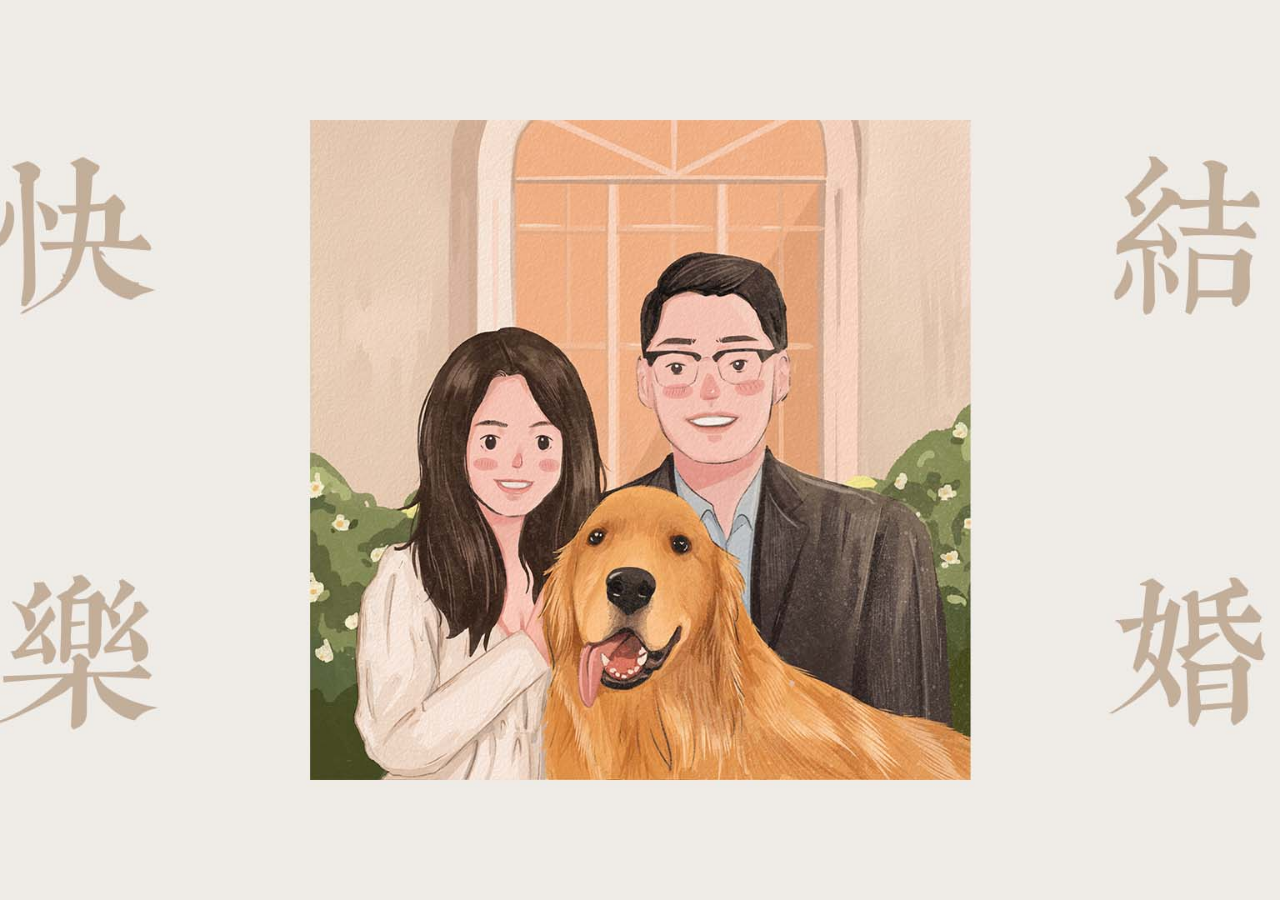
<file: peng/index.html>
<!DOCTYPE html>
<html lang="en">

<head>
    <meta charset="UTF-8">
    <meta http-equiv="X-UA-Compatible" content="IE=edge">
    <meta name="viewport" content="width=device-width, initial-scale=1.0">
    <link rel="stylesheet" href="index.css">
    <title>Document</title>
</head>

<body>

</body>

</html>
</file>
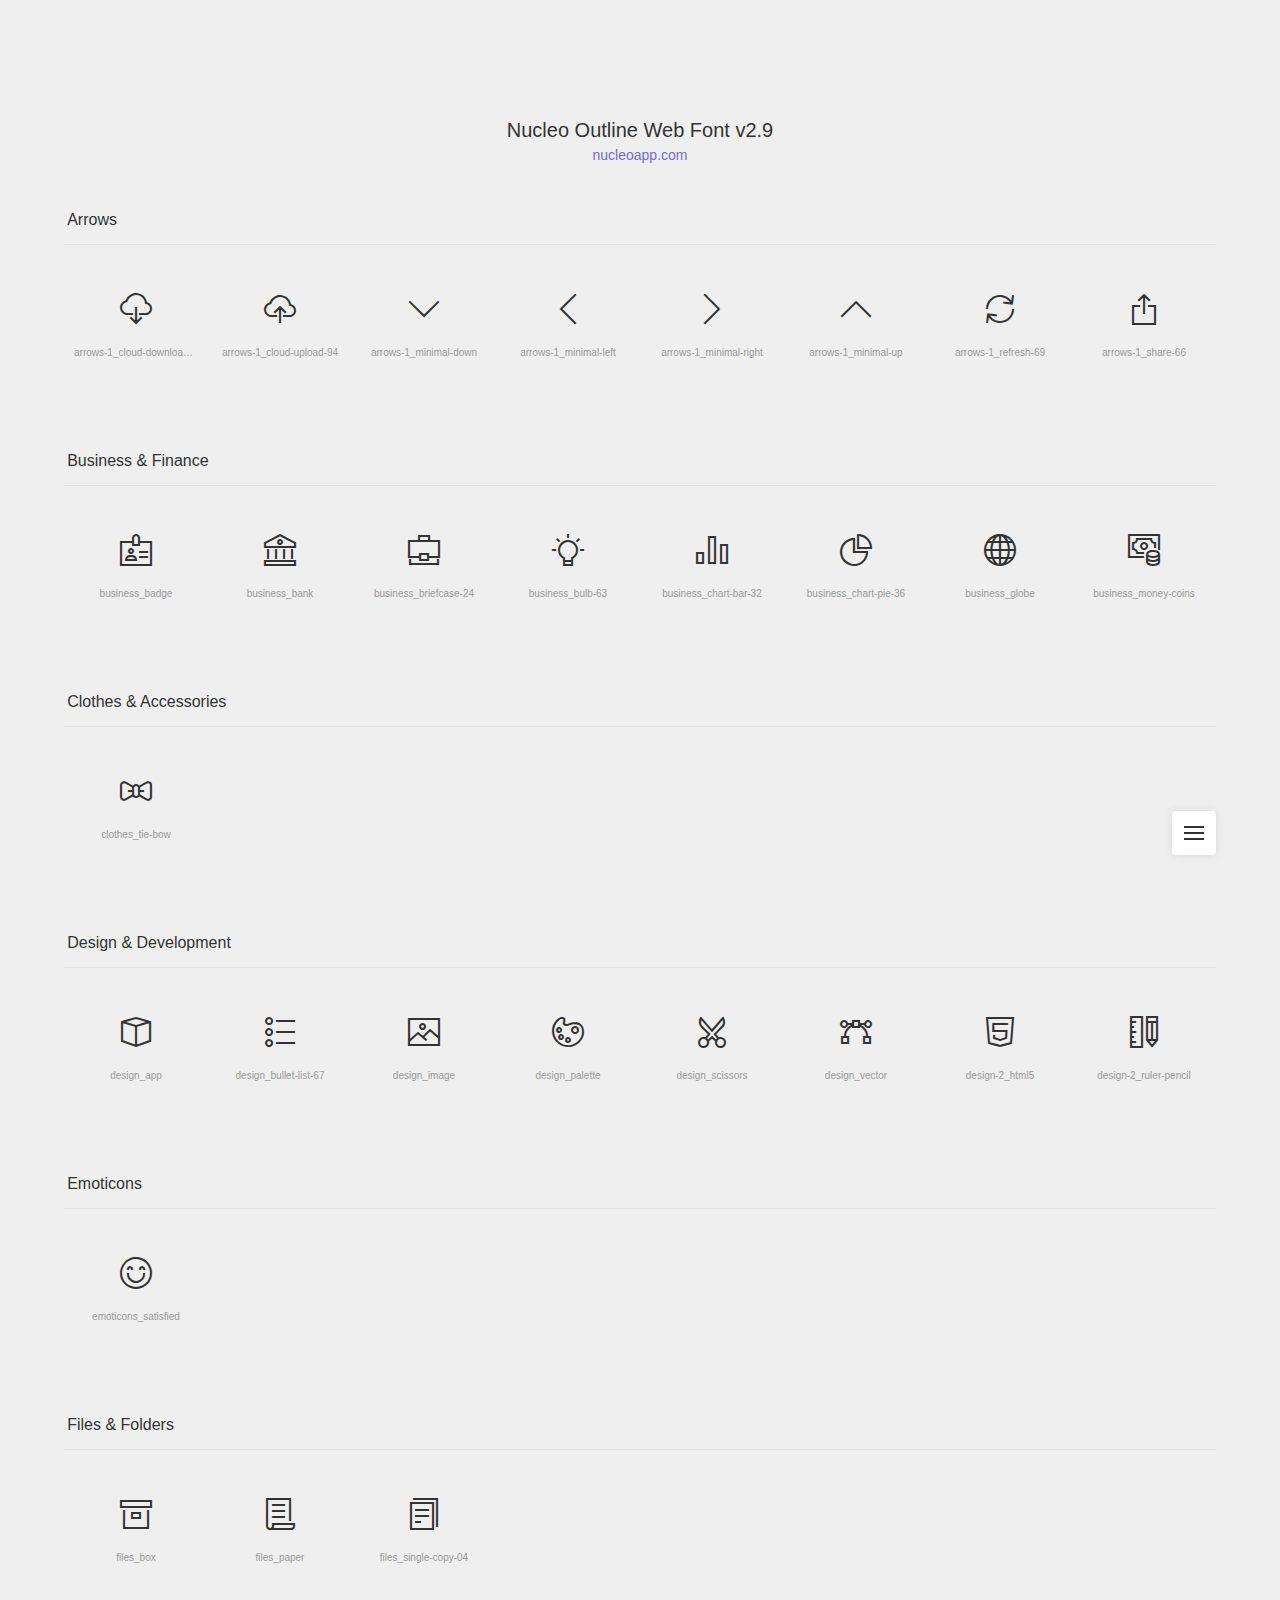
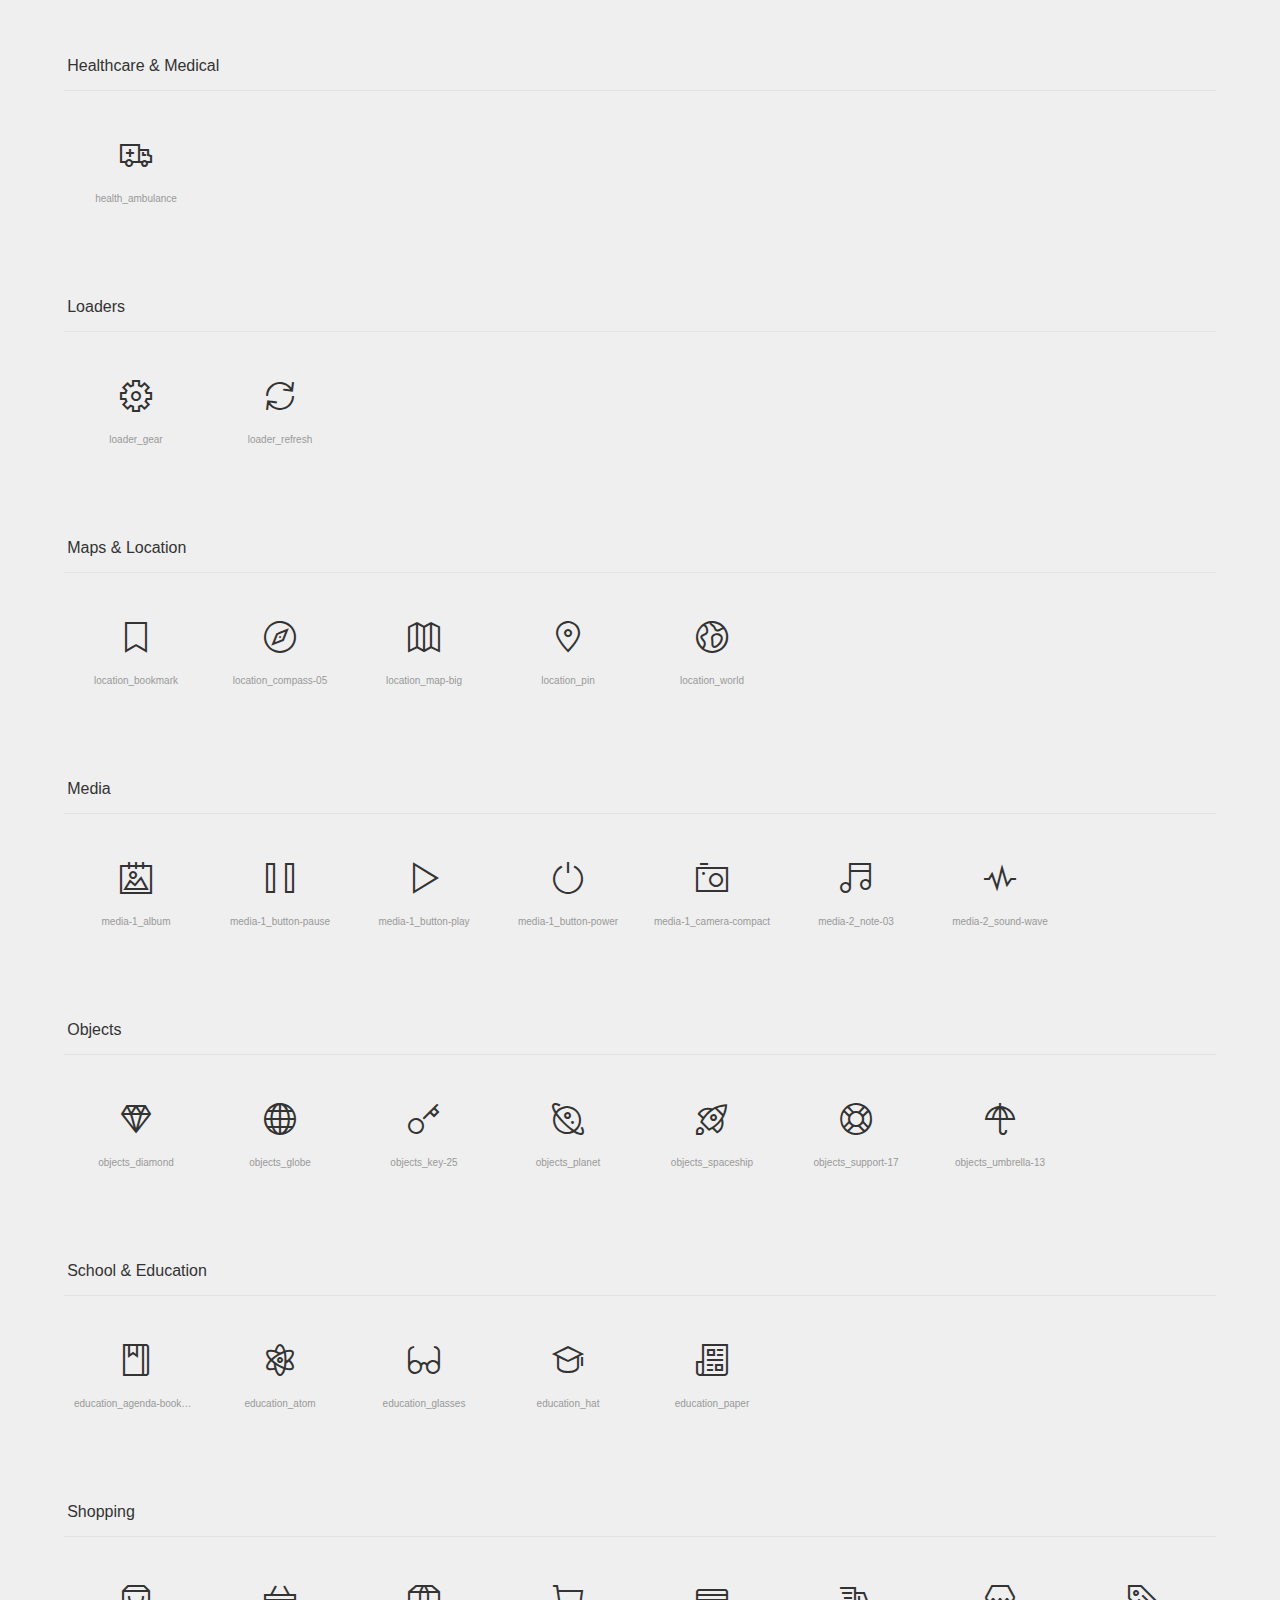
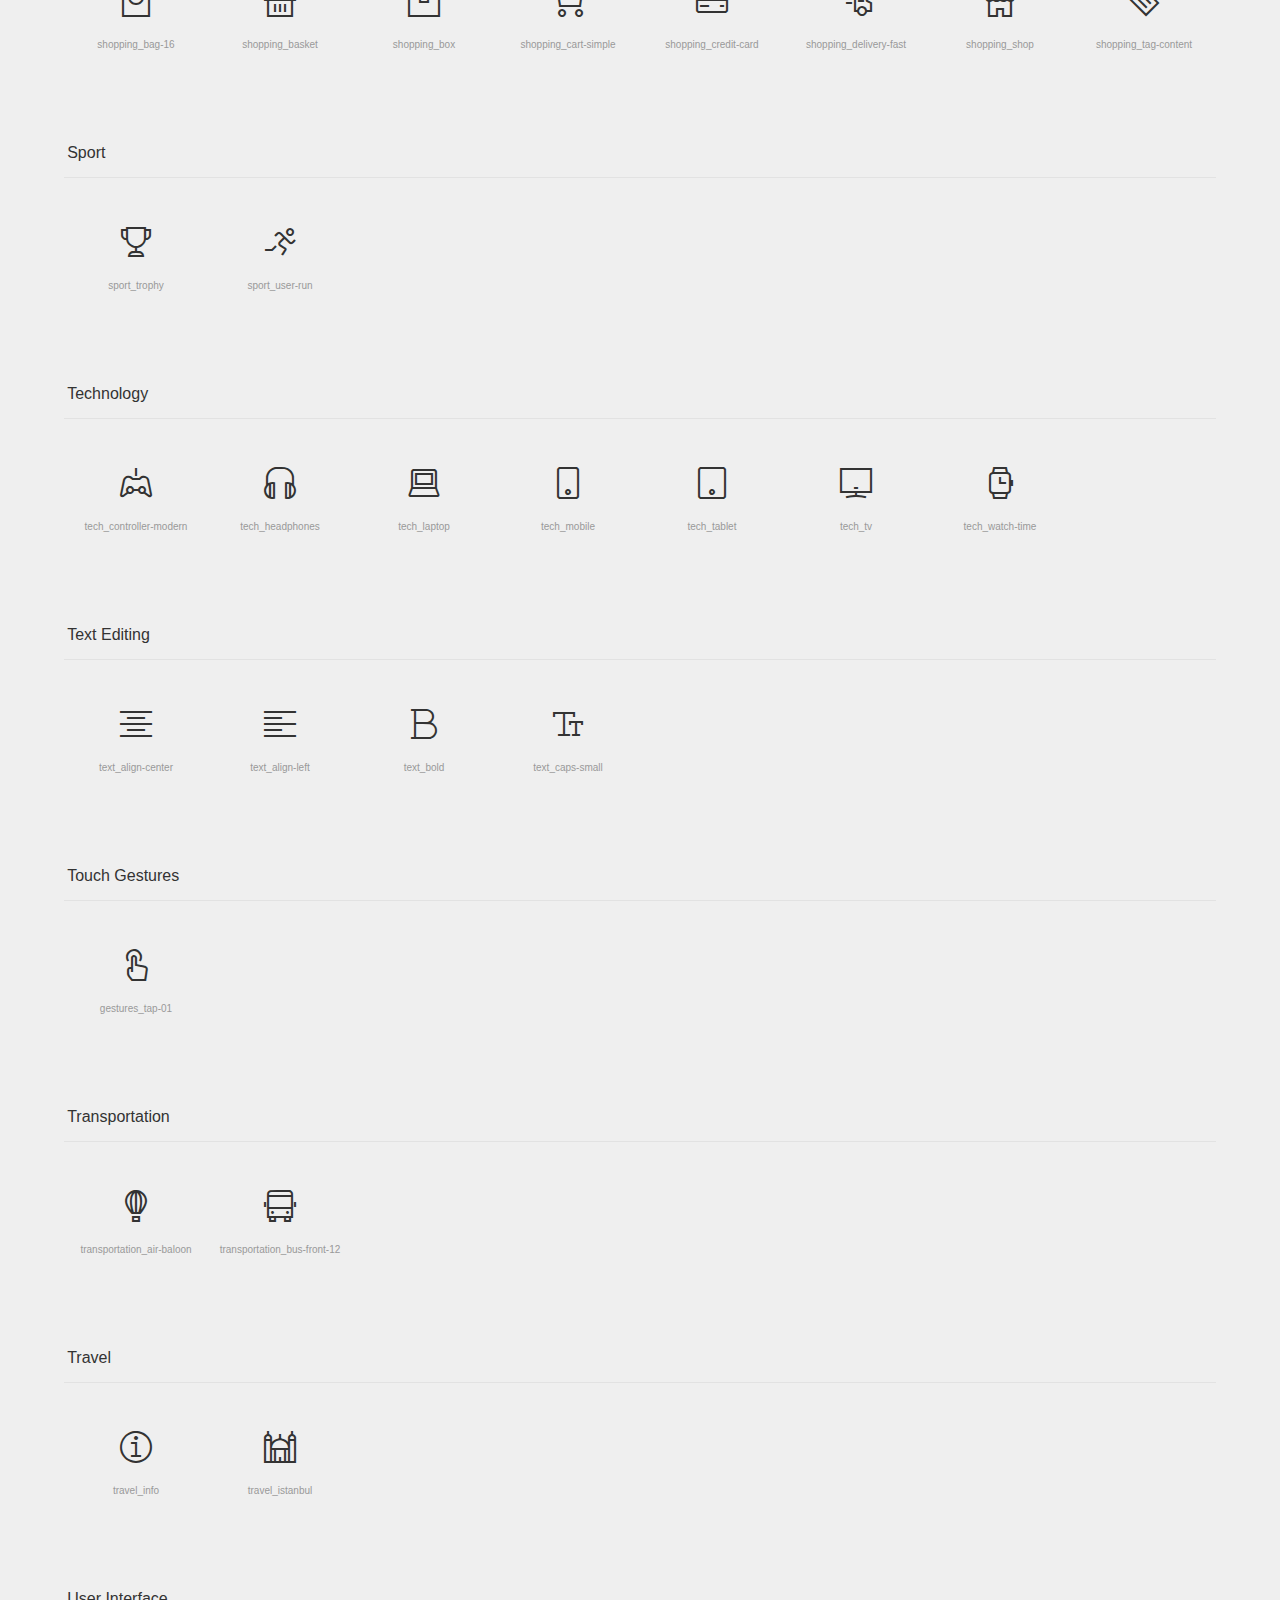
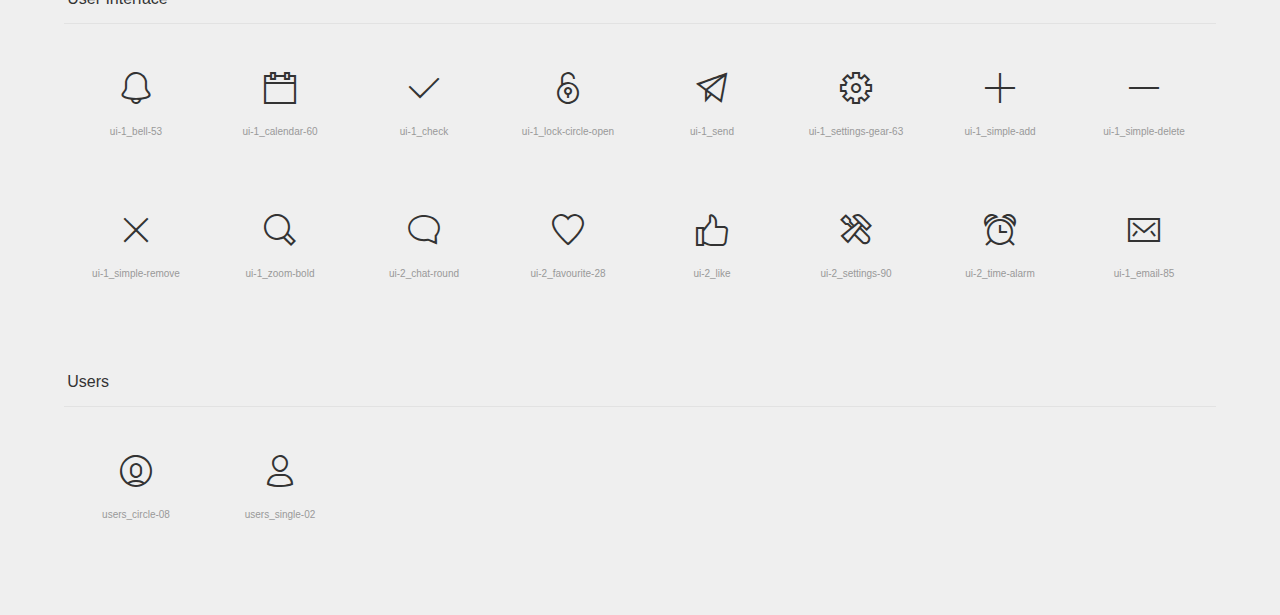
<file: nucleo-icons.html>
<!doctype html>
<html lang="en">

<head>
  <meta charset="UTF-8">
  <meta name="viewport" content="width=device-width, initial-scale=1">
  <link rel="stylesheet" href="./assets/css/now-ui-kit.css">
  <link rel="shortcut icon" href="./assets/img/favicon.png">
  <title>Nucleo Outline Web Font</title>
  <script src="https://code.jquery.com/jquery-3.3.1.min.js" integrity="sha256-FgpCb/KJQlLNfOu91ta32o/NMZxltwRo8QtmkMRdAu8=" crossorigin="anonymous"></script>
  <style media="screen">
    /* http://meyerweb.com/eric/tools/css/reset/
	 v2.0 | 20110126
	 License: none (public domain)
  */

    html,
    body,
    div,
    span,
    applet,
    object,
    iframe,
    h1,
    h2,
    h3,
    h4,
    h5,
    h6,
    p,
    blockquote,
    pre,
    a,
    abbr,
    acronym,
    address,
    big,
    cite,
    code,
    del,
    dfn,
    em,
    img,
    ins,
    kbd,
    q,
    s,
    samp,
    small,
    strike,
    strong,
    sub,
    sup,
    tt,
    var,
    b,
    u,
    i,
    center,
    dl,
    dt,
    dd,
    ol,
    ul,
    li,
    fieldset,
    form,
    label,
    legend,
    table,
    caption,
    tbody,
    tfoot,
    thead,
    tr,
    th,
    td,
    article,
    aside,
    canvas,
    details,
    embed,
    figure,
    figcaption,
    footer,
    header,
    hgroup,
    menu,
    nav,
    output,
    ruby,
    section,
    summary,
    time,
    mark,
    audio,
    video {
      margin: 0;
      padding: 0;
      border: 0;
      font-size: 100%;
      font: inherit;
      vertical-align: baseline;
    }

    /* HTML5 display-role reset for older browsers */

    article,
    aside,
    details,
    figcaption,
    figure,
    footer,
    header,
    hgroup,
    menu,
    nav,
    section,
    main {
      display: block;
    }

    body {
      line-height: 1;
    }

    ol,
    ul {
      list-style: none;
    }

    blockquote,
    q {
      quotes: none;
    }

    blockquote:before,
    blockquote:after,
    q:before,
    q:after {
      content: '';
      content: none;
    }

    table {
      border-collapse: collapse;
      border-spacing: 0;
    }



    /* --------------------------------

  Nucleo Outline Web Font - nucleoapp.com/
  License - nucleoapp.com/license/
  Created using IcoMoon - icomoon.io

  -------------------------------- */

    /* --------------------------------

  Primary style

  -------------------------------- */

    *,
    *::after,
    *::before {
      box-sizing: border-box;
    }

    html {
      font-size: 62.5%;
    }

    body {
      font-size: 1.6rem;
      font-family: sans-serif;
      color: #333333;
      background: #efefef;
    }

    a {
      color: #766acf;
      text-decoration: none;
    }

    /* --------------------------------

  Main components

  -------------------------------- */

    header {
      text-align: center;
      padding: 120px 0 0;
    }

    header h1 {
      font-size: 2rem;
    }

    header p {
      font-size: 1.4rem;
      margin-top: .6em;
    }

    header a:hover {
      text-decoration: underline;
    }

    section {
      width: 90%;
      max-width: 1200px;
      margin: 50px auto;
    }

    section h2 {
      border-bottom: 1px solid #e2e2e2;
      padding: 0 0 1em .2em;
      margin-bottom: 1em;
    }

    ul::after {
      clear: both;
      content: "";
      display: table;
    }

    ul li {
      width: 25%;
      float: left;
      padding: 16px 0;
      text-align: center;
      border-radius: .25em;
      -webkit-transition: background 0.2s;
      -moz-transition: background 0.2s;
      transition: background 0.2s;
      -webkit-user-select: none;
      -moz-user-select: none;
      -ms-user-select: none;
      user-select: none;
      overflow: hidden;
    }

    ul li:hover {
      background: #dbdbdb;
    }

    ul p,
    ul em,
    ul input {
      display: inline-block;
      font-size: 1rem;
      color: #999999;
      -webkit-user-select: auto;
      -moz-user-select: auto;
      -ms-user-select: auto;
      user-select: auto;
      white-space: nowrap;
      width: 100%;
      overflow: hidden;
      text-overflow: ellipsis;
      cursor: pointer;
    }

    ul p {
      padding: 10px;
      margin-top: 10px;
    }

    ul p::selection,
    ul em::selection {
      background: #766acf;
      color: #efefef;
    }

    ul em {
      margin-bottom: 8px;
    }

    ul em::before {
      content: '[';
    }

    ul em::after {
      content: ']';
    }

    ul input {
      text-align: center;
      background: transparent;
      border: none;
      box-shadow: none;
      outline: none;
    }

    @media only screen and (min-width: 768px) {
      ul li {
        width: 20%;
        float: left;
      }
    }

    @media only screen and (min-width: 1024px) {
      ul li {
        width: 12.5%;
        float: left;
        padding: 32px 0;
      }
    }

    /* --------------------------------

  Smart fixed navigation

  -------------------------------- */

    #cd-nav ul {
      /* mobile first */
      position: fixed;
      width: 90%;
      max-width: 400px;
      max-height: 90%;
      right: 5%;
      bottom: 5%;
      border-radius: 0.25em;
      box-shadow: 0 0 10px rgba(0, 0, 0, 0.1);
      background: white;
      visibility: hidden;
      /* remove overflow:hidden if you want to create a drop-down menu - but then remember to fix/eliminate the list items animation */
      overflow: hidden;
      overflow-y: auto;
      z-index: 1;
      /* Force Hardware Acceleration in WebKit */
      -webkit-backface-visibility: hidden;
      backface-visibility: hidden;
      -webkit-transform: scale(0);
      -moz-transform: scale(0);
      -ms-transform: scale(0);
      -o-transform: scale(0);
      transform: scale(0);
      -webkit-transform-origin: 100% 100%;
      -moz-transform-origin: 100% 100%;
      -ms-transform-origin: 100% 100%;
      -o-transform-origin: 100% 100%;
      transform-origin: 100% 100%;
      -webkit-transition: -webkit-transform 0.3s, visibility 0s 0.3s;
      -moz-transition: -moz-transform 0.3s, visibility 0s 0.3s;
      transition: transform 0.3s, visibility 0s 0.3s;
    }

    #cd-nav ul li {
      /* Force Hardware Acceleration in WebKit */
      -webkit-backface-visibility: hidden;
      backface-visibility: hidden;
      display: block;
      width: 100%;
      padding: 0;
      text-align: left;
    }

    #cd-nav ul li:hover {
      background-color: #FFF;
    }

    #cd-nav ul.is-visible {
      visibility: visible;
      -webkit-transform: scale(1);
      -moz-transform: scale(1);
      -ms-transform: scale(1);
      -o-transform: scale(1);
      transform: scale(1);
      -webkit-transition: -webkit-transform 0.3s, visibility 0s 0s;
      -moz-transition: -moz-transform 0.3s, visibility 0s 0s;
      transition: transform 0.3s, visibility 0s 0s;
    }

    #cd-nav li a {
      display: block;
      padding: 1em;
      font-size: 1.2rem;
      border-bottom: 1px solid #eff2f6;
    }

    #cd-nav li a:hover {
      color: #333333;
    }

    #cd-nav li:last-child a {
      border-bottom: none;
    }

    .cd-nav-trigger {
      position: fixed;
      bottom: 5%;
      right: 5%;
      width: 44px;
      height: 44px;
      background: white;
      border-radius: 0.25em;
      box-shadow: 0 0 10px rgba(0, 0, 0, 0.1);
      /* image replacement */
      overflow: hidden;
      text-indent: 100%;
      white-space: nowrap;
      z-index: 2;
    }

    .cd-nav-trigger span {
      /* the span element is used to create the menu icon */
      position: absolute;
      display: block;
      width: 20px;
      height: 2px;
      background: #333333;
      top: 50%;
      margin-top: -1px;
      left: 50%;
      margin-left: -10px;
      -webkit-transition: background 0.3s;
      -moz-transition: background 0.3s;
      transition: background 0.3s;
    }

    .cd-nav-trigger span::before,
    .cd-nav-trigger span::after {
      content: '';
      position: absolute;
      left: 0;
      background: inherit;
      width: 100%;
      height: 100%;
      /* Force Hardware Acceleration in WebKit */
      -webkit-transform: translateZ(0);
      -moz-transform: translateZ(0);
      -ms-transform: translateZ(0);
      -o-transform: translateZ(0);
      transform: translateZ(0);
      -webkit-backface-visibility: hidden;
      backface-visibility: hidden;
      -webkit-transition: -webkit-transform 0.3s, background 0s;
      -moz-transition: -moz-transform 0.3s, background 0s;
      transition: transform 0.3s, background 0s;
    }

    .cd-nav-trigger span::before {
      top: -6px;
      -webkit-transform: rotate(0);
      -moz-transform: rotate(0);
      -ms-transform: rotate(0);
      -o-transform: rotate(0);
      transform: rotate(0);
    }

    .cd-nav-trigger span::after {
      bottom: -6px;
      -webkit-transform: rotate(0);
      -moz-transform: rotate(0);
      -ms-transform: rotate(0);
      -o-transform: rotate(0);
      transform: rotate(0);
    }

    .cd-nav-trigger.menu-is-open {
      box-shadow: none;
    }

    .cd-nav-trigger.menu-is-open span {
      background: rgba(232, 74, 100, 0);
    }

    .cd-nav-trigger.menu-is-open span::before,
    .cd-nav-trigger.menu-is-open span::after {
      background: #333333;
    }

    .cd-nav-trigger.menu-is-open span::before {
      top: 0;
      -webkit-transform: rotate(135deg);
      -moz-transform: rotate(135deg);
      -ms-transform: rotate(135deg);
      -o-transform: rotate(135deg);
      transform: rotate(135deg);
    }

    .cd-nav-trigger.menu-is-open span::after {
      bottom: 0;
      -webkit-transform: rotate(225deg);
      -moz-transform: rotate(225deg);
      -ms-transform: rotate(225deg);
      -o-transform: rotate(225deg);
      transform: rotate(225deg);
    }

    .now-ui-icons {
      display: inline-block;
      font: normal normal normal 32px/1 'Nucleo Outline';
      speak: none;
      text-transform: none;
      -webkit-font-smoothing: antialiased;
      -moz-osx-font-smoothing: grayscale;
    }
  </style>
</head>

<body>
  <header>
    <h1>Nucleo Outline Web Font v2.9</h1>
    <p>
      <a href="https://nucleoapp.com/?ref=creativetim">nucleoapp.com</a>
    </p>
  </header>
  <div id="cd-nav">
    <a id="cd-nav-trigger" href="#0" class="cd-nav-trigger">Menu
      <span></span>
    </a>
    <nav>
      <ul id="cd-main-nav">
        <li>
          <a href="#arrows">Arrows</a>
        </li>
        <li>
          <a href="#business">Business &amp; Finance</a>
        </li>
        <li>
          <a href="#clothes">Clothes &amp; Accessories</a>
        </li>
        <li>
          <a href="#design">Design &amp; Development</a>
        </li>
        <li>
          <a href="#emoticons">Emoticons</a>
        </li>
        <li>
          <a href="#files">Files &amp; Folders</a>
        </li>
        <li>
          <a href="#medical">Healthcare &amp; Medical</a>
        </li>
        <li>
          <a href="#loaders">Loaders</a>
        </li>
        <li>
          <a href="#maps">Maps &amp; Location</a>
        </li>
        <li>
          <a href="#media">Media</a>
        </li>
        <li>
          <a href="#objects">Objects</a>
        </li>
        <li>
          <a href="#school">School &amp; Education</a>
        </li>
        <li>
          <a href="#shopping">Shopping</a>
        </li>
        <li>
          <a href="#sport">Sport</a>
        </li>
        <li>
          <a href="#technology">Technology</a>
        </li>
        <li>
          <a href="#text">Text Editing</a>
        </li>
        <li>
          <a href="#gestures">Touch Gestures</a>
        </li>
        <li>
          <a href="#transportation">Transportation</a>
        </li>
        <li>
          <a href="#travel">Travel</a>
        </li>
        <li>
          <a href="#interface">User Interface</a>
        </li>
        <li>
          <a href="#users">Users</a>
        </li>
      </ul>
    </nav>
  </div>
  <div id="icons-wrapper">
    <section id="arrows">
      <h2>Arrows</h2>
      <ul>
        <li>
          <i class="now-ui-icons arrows-1_cloud-download-93"></i>
          <p>arrows-1_cloud-download-93</p>
        </li>
        <li>
          <i class="now-ui-icons arrows-1_cloud-upload-94"></i>
          <p>arrows-1_cloud-upload-94</p>
        </li>
        <li>
          <i class="now-ui-icons arrows-1_minimal-down"></i>
          <p>arrows-1_minimal-down</p>
        </li>
        <li>
          <i class="now-ui-icons arrows-1_minimal-left"></i>
          <p>arrows-1_minimal-left</p>
        </li>
        <li>
          <i class="now-ui-icons arrows-1_minimal-right"></i>
          <p>arrows-1_minimal-right</p>
        </li>
        <li>
          <i class="now-ui-icons arrows-1_minimal-up"></i>
          <p>arrows-1_minimal-up</p>
        </li>
        <li>
          <i class="now-ui-icons arrows-1_refresh-69"></i>
          <p>arrows-1_refresh-69</p>
        </li>
        <li>
          <i class="now-ui-icons arrows-1_share-66"></i>
          <p>arrows-1_share-66</p>
        </li>
      </ul>
    </section>
    <section id="business">
      <h2>Business &amp; Finance</h2>
      <ul>
        <li>
          <i class="now-ui-icons business_badge"></i>
          <p>business_badge</p>
        </li>
        <li>
          <i class="now-ui-icons business_bank"></i>
          <p>business_bank</p>
        </li>
        <li>
          <i class="now-ui-icons business_briefcase-24"></i>
          <p>business_briefcase-24</p>
        </li>
        <li>
          <i class="now-ui-icons business_bulb-63"></i>
          <p>business_bulb-63</p>
        </li>
        <li>
          <i class="now-ui-icons business_chart-bar-32"></i>
          <p>business_chart-bar-32</p>
        </li>
        <li>
          <i class="now-ui-icons business_chart-pie-36"></i>
          <p>business_chart-pie-36</p>
        </li>
        <li>
          <i class="now-ui-icons business_globe"></i>
          <p>business_globe</p>
        </li>
        <li>
          <i class="now-ui-icons business_money-coins"></i>
          <p>business_money-coins</p>
        </li>
      </ul>
    </section>
    <section id="clothes">
      <h2>Clothes &amp; Accessories</h2>
      <ul>
        <li>
          <i class="now-ui-icons clothes_tie-bow"></i>
          <p>clothes_tie-bow</p>
        </li>
      </ul>
    </section>
    <section id="design">
      <h2>Design &amp; Development</h2>
      <ul>
        <li>
          <i class="now-ui-icons design_app"></i>
          <p>design_app</p>
        </li>
        <li>
          <i class="now-ui-icons design_bullet-list-67"></i>
          <p>design_bullet-list-67</p>
        </li>
        <li>
          <i class="now-ui-icons design_image"></i>
          <p>design_image</p>
        </li>
        <li>
          <i class="now-ui-icons design_palette"></i>
          <p>design_palette</p>
        </li>
        <li>
          <i class="now-ui-icons design_scissors"></i>
          <p>design_scissors</p>
        </li>
        <li>
          <i class="now-ui-icons design_vector"></i>
          <p>design_vector</p>
        </li>
        <li>
          <i class="now-ui-icons design-2_html5"></i>
          <p>design-2_html5</p>
        </li>
        <li>
          <i class="now-ui-icons design-2_ruler-pencil"></i>
          <p>design-2_ruler-pencil</p>
        </li>
      </ul>
    </section>
    <section id="emoticons">
      <h2>Emoticons</h2>
      <ul>
        <li>
          <i class="now-ui-icons emoticons_satisfied"></i>
          <p>emoticons_satisfied</p>
        </li>
      </ul>
    </section>
    <section id="files">
      <h2>Files &amp; Folders</h2>
      <ul>
        <li>
          <i class="now-ui-icons files_box"></i>
          <p>files_box</p>
        </li>
        <li>
          <i class="now-ui-icons files_paper"></i>
          <p>files_paper</p>
        </li>
        <li>
          <i class="now-ui-icons files_single-copy-04"></i>
          <p>files_single-copy-04</p>
        </li>
      </ul>
    </section>
    <section id="medical">
      <h2>Healthcare &amp; Medical</h2>
      <ul>
        <li>
          <i class="now-ui-icons health_ambulance"></i>
          <p>health_ambulance</p>
        </li>
      </ul>
    </section>
    <section id="loaders">
      <h2>Loaders</h2>
      <ul>
        <li>
          <i class="now-ui-icons loader_gear spin"></i>
          <p>loader_gear</p>
        </li>
        <li>
          <i class="now-ui-icons loader_refresh spin"></i>
          <p>loader_refresh</p>
        </li>
      </ul>
    </section>
    <section id="maps">
      <h2>Maps &amp; Location</h2>
      <ul>
        <li>
          <i class="now-ui-icons location_bookmark"></i>
          <p>location_bookmark</p>
        </li>
        <li>
          <i class="now-ui-icons location_compass-05"></i>
          <p>location_compass-05</p>
        </li>
        <li>
          <i class="now-ui-icons location_map-big"></i>
          <p>location_map-big</p>
        </li>
        <li>
          <i class="now-ui-icons location_pin"></i>
          <p>location_pin</p>
        </li>
        <li>
          <i class="now-ui-icons location_world"></i>
          <p>location_world</p>
        </li>
      </ul>
    </section>
    <section id="media">
      <h2>Media</h2>
      <ul>
        <li>
          <i class="now-ui-icons media-1_album"></i>
          <p>media-1_album</p>
        </li>
        <li>
          <i class="now-ui-icons media-1_button-pause"></i>
          <p>media-1_button-pause</p>
        </li>
        <li>
          <i class="now-ui-icons media-1_button-play"></i>
          <p>media-1_button-play</p>
        </li>
        <li>
          <i class="now-ui-icons media-1_button-power"></i>
          <p>media-1_button-power</p>
        </li>
        <li>
          <i class="now-ui-icons media-1_camera-compact"></i>
          <p>media-1_camera-compact</p>
        </li>
        <li>
          <i class="now-ui-icons media-2_note-03"></i>
          <p>media-2_note-03</p>
        </li>
        <li>
          <i class="now-ui-icons media-2_sound-wave"></i>
          <p>media-2_sound-wave</p>
        </li>
      </ul>
    </section>
    <section id="objects">
      <h2>Objects</h2>
      <ul>
        <li>
          <i class="now-ui-icons objects_diamond"></i>
          <p>objects_diamond</p>
        </li>
        <li>
          <i class="now-ui-icons objects_globe"></i>
          <p>objects_globe</p>
        </li>
        <li>
          <i class="now-ui-icons objects_key-25"></i>
          <p>objects_key-25</p>
        </li>
        <li>
          <i class="now-ui-icons objects_planet"></i>
          <p>objects_planet</p>
        </li>
        <li>
          <i class="now-ui-icons objects_spaceship"></i>
          <p>objects_spaceship</p>
        </li>
        <li>
          <i class="now-ui-icons objects_support-17"></i>
          <p>objects_support-17</p>
        </li>
        <li>
          <i class="now-ui-icons objects_umbrella-13"></i>
          <p>objects_umbrella-13</p>
        </li>
      </ul>
    </section>
    <section id="school">
      <h2>School &amp; Education</h2>
      <ul>
        <li>
          <i class="now-ui-icons education_agenda-bookmark"></i>
          <p>education_agenda-bookmark</p>
        </li>
        <li>
          <i class="now-ui-icons education_atom"></i>
          <p>education_atom</p>
        </li>
        <li>
          <i class="now-ui-icons education_glasses"></i>
          <p>education_glasses</p>
        </li>
        <li>
          <i class="now-ui-icons education_hat"></i>
          <p>education_hat</p>
        </li>
        <li>
          <i class="now-ui-icons education_paper"></i>
          <p>education_paper</p>
        </li>
      </ul>
    </section>
    <section id="shopping">
      <h2>Shopping</h2>
      <ul>
        <li>
          <i class="now-ui-icons shopping_bag-16"></i>
          <p>shopping_bag-16</p>
        </li>
        <li>
          <i class="now-ui-icons shopping_basket"></i>
          <p>shopping_basket</p>
        </li>
        <li>
          <i class="now-ui-icons shopping_box"></i>
          <p>shopping_box</p>
        </li>
        <li>
          <i class="now-ui-icons shopping_cart-simple"></i>
          <p>shopping_cart-simple</p>
        </li>
        <li>
          <i class="now-ui-icons shopping_credit-card"></i>
          <p>shopping_credit-card</p>
        </li>
        <li>
          <i class="now-ui-icons shopping_delivery-fast"></i>
          <p>shopping_delivery-fast</p>
        </li>
        <li>
          <i class="now-ui-icons shopping_shop"></i>
          <p>shopping_shop</p>
        </li>
        <li>
          <i class="now-ui-icons shopping_tag-content"></i>
          <p>shopping_tag-content</p>
        </li>
      </ul>
    </section>
    <section id="sport">
      <h2>Sport</h2>
      <ul>
        <li>
          <i class="now-ui-icons sport_trophy"></i>
          <p>sport_trophy</p>
        </li>
        <li>
          <i class="now-ui-icons sport_user-run"></i>
          <p>sport_user-run</p>
        </li>
      </ul>
    </section>
    <section id="technology">
      <h2>Technology</h2>
      <ul>
        <li>
          <i class="now-ui-icons tech_controller-modern"></i>
          <p>tech_controller-modern</p>
        </li>
        <li>
          <i class="now-ui-icons tech_headphones"></i>
          <p>tech_headphones</p>
        </li>
        <li>
          <i class="now-ui-icons tech_laptop"></i>
          <p>tech_laptop</p>
        </li>
        <li>
          <i class="now-ui-icons tech_mobile"></i>
          <p>tech_mobile</p>
        </li>
        <li>
          <i class="now-ui-icons tech_tablet"></i>
          <p>tech_tablet</p>
        </li>
        <li>
          <i class="now-ui-icons tech_tv"></i>
          <p>tech_tv</p>
        </li>
        <li>
          <i class="now-ui-icons tech_watch-time"></i>
          <p>tech_watch-time</p>
        </li>
      </ul>
    </section>
    <section id="text">
      <h2>Text Editing</h2>
      <ul>
        <li>
          <i class="now-ui-icons text_align-center"></i>
          <p>text_align-center</p>
        </li>
        <li>
          <i class="now-ui-icons text_align-left"></i>
          <p>text_align-left</p>
        </li>
        <li>
          <i class="now-ui-icons text_bold"></i>
          <p>text_bold</p>
        </li>
        <li>
          <i class="now-ui-icons text_caps-small"></i>
          <p>text_caps-small</p>
        </li>
      </ul>
    </section>
    <section id="gestures">
      <h2>Touch Gestures</h2>
      <ul>
        <li>
          <i class="now-ui-icons gestures_tap-01"></i>
          <p>gestures_tap-01</p>
        </li>
      </ul>
    </section>
    <section id="transportation">
      <h2>Transportation</h2>
      <ul>
        <li>
          <i class="now-ui-icons transportation_air-baloon"></i>
          <p>transportation_air-baloon</p>
        </li>
        <li>
          <i class="now-ui-icons transportation_bus-front-12"></i>
          <p>transportation_bus-front-12</p>
        </li>
      </ul>
    </section>
    <section id="travel">
      <h2>Travel</h2>
      <ul>
        <li>
          <i class="now-ui-icons travel_info"></i>
          <p>travel_info</p>
        </li>
        <li>
          <i class="now-ui-icons travel_istanbul"></i>
          <p>travel_istanbul</p>
        </li>
      </ul>
    </section>
    <section id="interface">
      <h2>User Interface</h2>
      <ul>
        <li>
          <i class="now-ui-icons ui-1_bell-53"></i>
          <p>ui-1_bell-53</p>
        </li>
        <li>
          <i class="now-ui-icons ui-1_calendar-60"></i>
          <p>ui-1_calendar-60</p>
        </li>
        <li>
          <i class="now-ui-icons ui-1_check"></i>
          <p>ui-1_check</p>
        </li>
        <li>
          <i class="now-ui-icons ui-1_lock-circle-open"></i>
          <p>ui-1_lock-circle-open</p>
        </li>
        <li>
          <i class="now-ui-icons ui-1_send"></i>
          <p>ui-1_send</p>
        </li>
        <li>
          <i class="now-ui-icons ui-1_settings-gear-63"></i>
          <p>ui-1_settings-gear-63</p>
        </li>
        <li>
          <i class="now-ui-icons ui-1_simple-add"></i>
          <p>ui-1_simple-add</p>
        </li>
        <li>
          <i class="now-ui-icons ui-1_simple-delete"></i>
          <p>ui-1_simple-delete</p>
        </li>
        <li>
          <i class="now-ui-icons ui-1_simple-remove"></i>
          <p>ui-1_simple-remove</p>
        </li>
        <li>
          <i class="now-ui-icons ui-1_zoom-bold"></i>
          <p>ui-1_zoom-bold</p>
        </li>
        <li>
          <i class="now-ui-icons ui-2_chat-round"></i>
          <p>ui-2_chat-round</p>
        </li>
        <li>
          <i class="now-ui-icons ui-2_favourite-28"></i>
          <p>ui-2_favourite-28</p>
        </li>
        <li>
          <i class="now-ui-icons ui-2_like"></i>
          <p>ui-2_like</p>
        </li>
        <li>
          <i class="now-ui-icons ui-2_settings-90"></i>
          <p>ui-2_settings-90</p>
        </li>
        <li>
          <i class="now-ui-icons ui-2_time-alarm"></i>
          <p>ui-2_time-alarm</p>
        </li>
        <li>
          <i class="now-ui-icons ui-1_email-85"></i>
          <p>ui-1_email-85</p>
        </li>
      </ul>
    </section>
    <section id="users">
      <h2>Users</h2>
      <ul>
        <li>
          <i class="now-ui-icons users_circle-08"></i>
          <p>users_circle-08</p>
        </li>
        <li>
          <i class="now-ui-icons users_single-02"></i>
          <p>users_single-02</p>
        </li>
      </ul>
    </section>
  </div>
  <script>
    function SelectText(element) {
      var doc = document,
        text = element,
        range, selection;
      if (doc.body.createTextRange) {
        range = document.body.createTextRange();
        range.moveToElementText(text);
        range.select();
      } else if (window.getSelection) {
        selection = window.getSelection();
        range = document.createRange();
        range.selectNodeContents(text);
        selection.removeAllRanges();
        selection.addRange(range);
      }
    }

    function hasClass(ele, cls) {
      return !!ele.getAttribute('class').match(new RegExp('(\\s|^)' + cls + '(\\s|$)'));
    }

    window.onload = function() {
      var trigger = document.getElementById('cd-nav-trigger'),
        menu = document.getElementById('cd-main-nav'),
        menuItems = menu.getElementsByTagName('li');
      trigger.onclick = function toggleMenu() {
        if (hasClass(trigger, 'menu-is-open')) {
          trigger.setAttribute('class', 'cd-nav-trigger');
          menu.setAttribute('class', '');
        } else {
          trigger.setAttribute('class', 'cd-nav-trigger menu-is-open');
          menu.setAttribute('class', 'is-visible');
        }
      }

      for (var i = 0; i < menuItems.length; i++) {
        menuItems[i].onclick = function closeMenu() {
          trigger.setAttribute('class', 'cd-nav-trigger');
          menu.setAttribute('class', '');
        }
      }
    }
  </script>
</body>

</html>
</file>
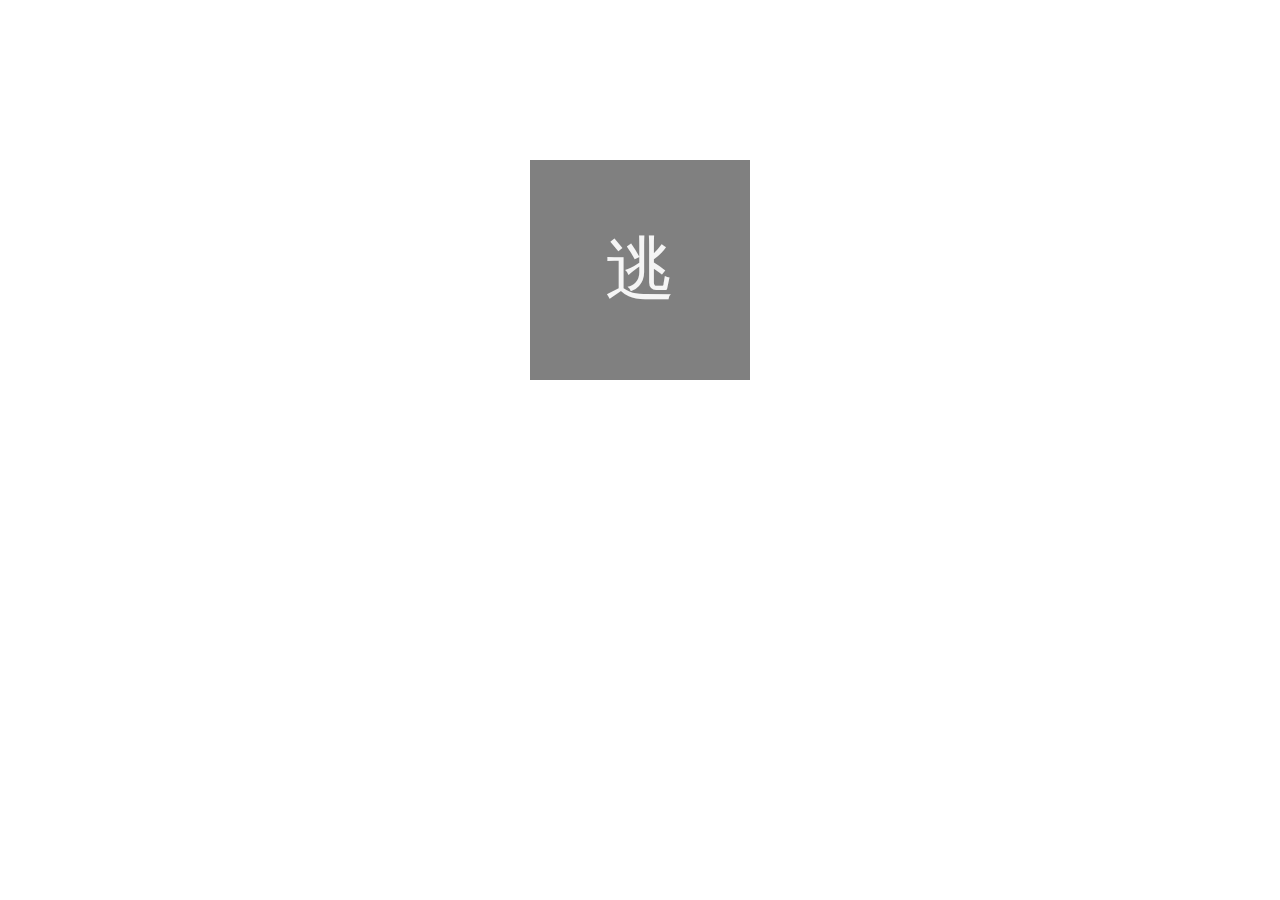
<file: qr_proj/escapeplan.html>
<!DOCTYPE html>
<html lang="en">

<head>
    <meta charset="UTF-8">
    <meta http-equiv="X-UA-Compatible" content="IE=edge">
    <meta name="viewport" content="width=device-width, initial-scale=1.0">
    <link rel="stylesheet" href="escapeplan.css">
    <title>excape plan</title>
</head>

<body>
    <p class="box">
        逃
    </p>
</body>

</html>
</file>
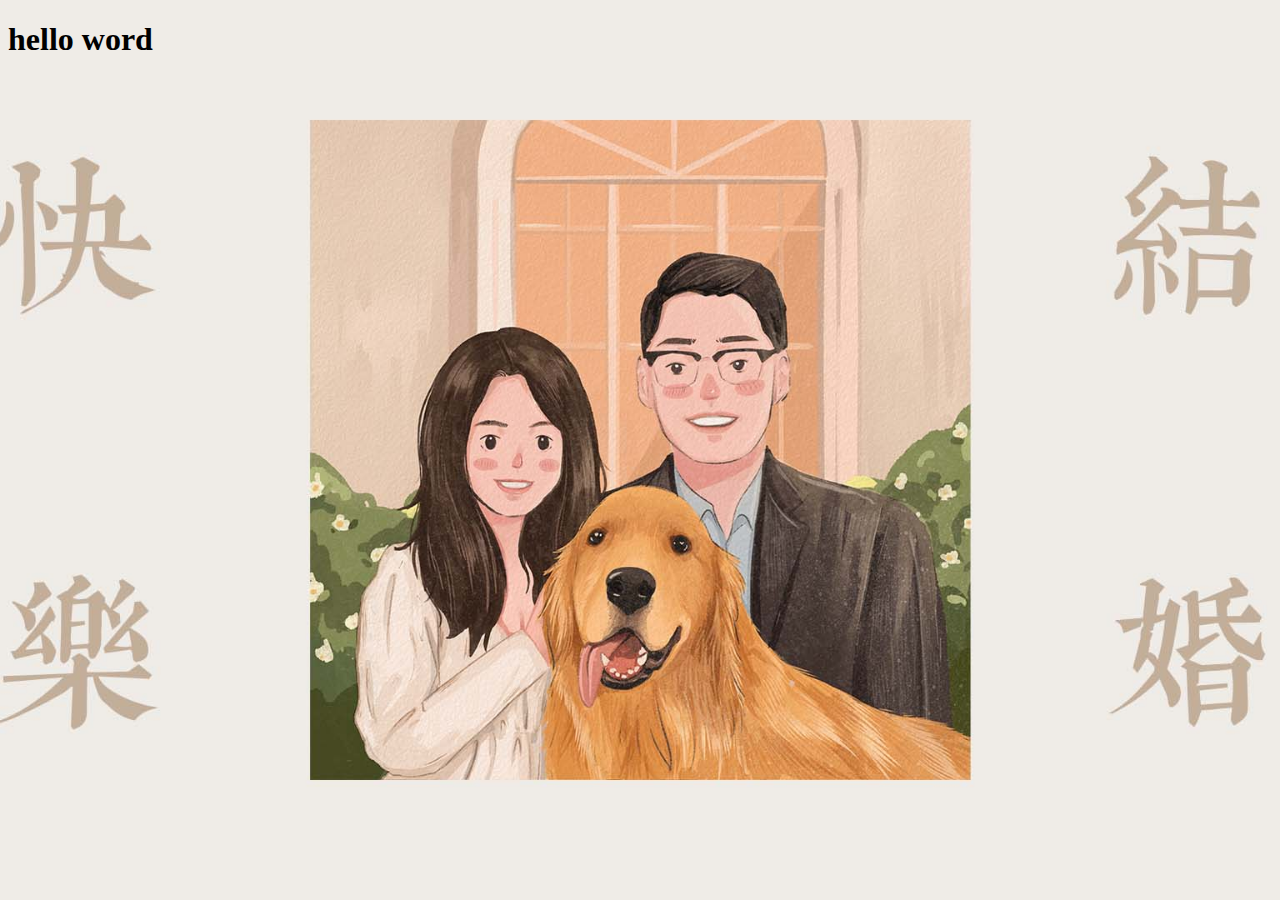
<file: qr_proj/shake.html>
<!DOCTYPE html>
<html lang="en">

<head>
    <meta charset="UTF-8">
    <meta http-equiv="X-UA-Compatible" content="IE=edge">
    <meta name="viewport" content="width=device-width, initial-scale=1.0">
    <link rel="stylesheet" href="shake.css">
    <title>Document</title>
</head>

<body>
    <h1>hello word

    </h1>
</body>

</html>
</file>
<file: peng/index.css>
*{
    width: 100%;
    height: 100%;
}
body{
    background-image: url('postcard.jpg');
    background-position: center center;
    background-size: cover;
    background-repeat: no-repeat;
    height: 100vh;
}

@media (max-width: 720px) { 
    body{
        background-image: url('wedding.gif');
    }
    
 }
</file>
<file: qr_proj/escapeplan.css>
* {
    margin: 0;
    padding: 0;
}

p {
    text-align: center;
    line-height: 200px;
    font-size: 70px;
    color: whitesmoke;
}

.box {
    width: 200px;
    height: 200px;
    padding: 10px;
    background-color: grey;

    position: absolute;
    left: 50%;
    top: 30%;
    transform: translate(-50%, -50%);

}

.box:active {
    left: 50%;
    top: 60%;
    color: whitesmoke;
    background-color: red;
}
</file>
<file: qr_proj/shake.css>
*{
    width: 100%;
    height: 100%;
}
body{
    background-image: url('postcard.jpg');
    background-position: center center;
    background-size: cover;
    background-repeat: no-repeat;
    height: 100vh;
}

@media (max-width: 720px) { 
    body{
        background-image: url('wedding.gif');
    }
    
 }
</file>
